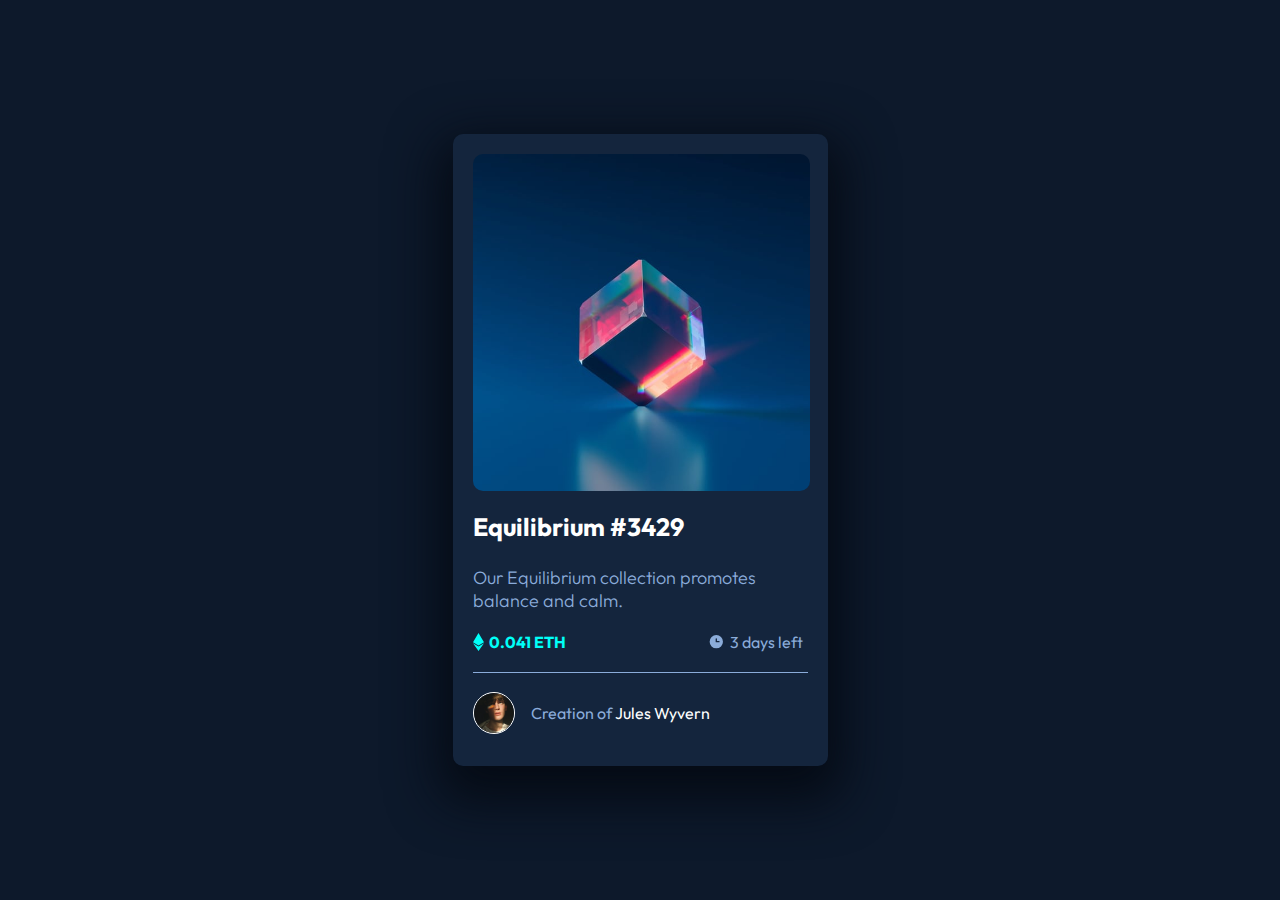
<file: nft-preview-card-component-main/index.html>
<!DOCTYPE html>
<html lang="en">

<head>
    <meta charset="UTF-8">
    <meta name="viewport" content="width=device-width, initial-scale=1.0">
    <link rel="stylesheet" href="style.css">
    <link rel="icon" type="image/png" sizes="32x32" href="./images/favicon-32x32.png">
    <link href="https://fonts.googleapis.com/css2?family=Outfit:wght@300;400;600&display=swap" rel="stylesheet">
    <title>Frontend Mentor | NFT preview card component</title>
</head>

<body>
    <main class="card">
        <div class="card-image">
            <img class="card-image-image" src="images/image-equilibrium.jpg" alt="cube reflecting colors">
        </div>
        <div class="card-info">
            <h1 class="card-info-title">Equilibrium #3429</h1>
            <p class="card-info-description">Our Equilibrium collection promotes balance and calm.</p>
            <div class="card-info-ammounts">
                <div class="card-info-ammounts-eth">
                    <img class="card-info-ammounts-eth-icon" src="images/icon-ethereum.svg" alt="etherium icon"/>
                    <p class="card-info-ammounts-eth-text">0.041 ETH</p>
                </div>
                <div class="card-info-ammounts-time">
                    <img class="card-info-ammounts-time-clock" src="images/icon-clock.svg" alt="clock Icon"/>
                    <p class="card-info-ammounts-time-text">3 days left</p>
                </div>
            </div>
            <hr >
            <div class="card-profile">
                <img class="card-profile-picture" src="images/image-avatar.png" alt="profile picture">
                <p class="card-profile-createdby">Creation of <span class="card-profile-createdby-name">Jules
                        Wyvern</span></p>
            </div>
        </div>
    </main>
</body>

</html>
</file>
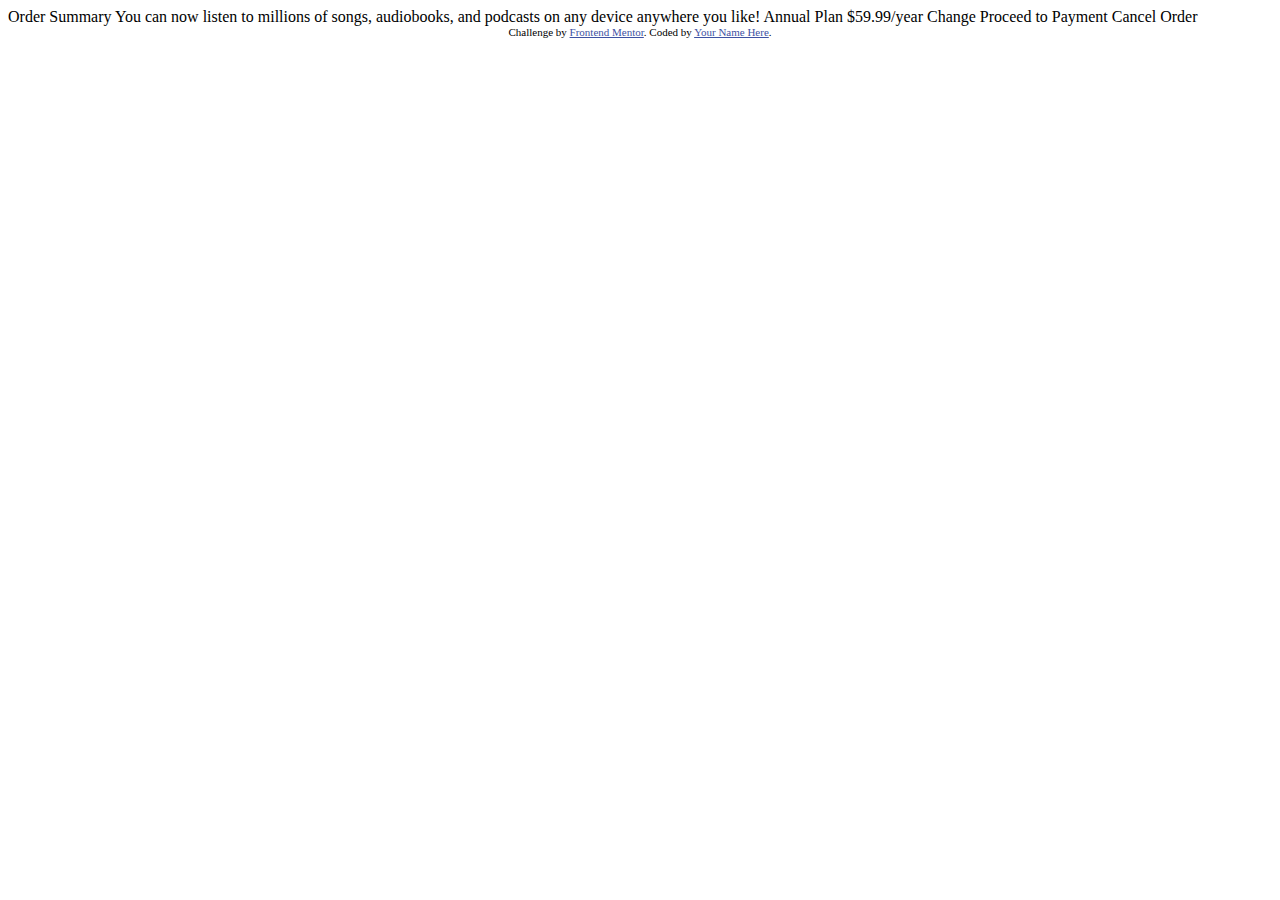
<file: order-summary-component-main/index.html>
<!DOCTYPE html>
<html lang="en">
<head>
  <meta charset="UTF-8">
  <meta name="viewport" content="width=device-width, initial-scale=1.0"> <!-- displays site properly based on user's device -->

  <link rel="icon" type="image/png" sizes="32x32" href="./images/favicon-32x32.png">
  
  <title>Frontend Mentor | Order summary card</title>

  <!-- Feel free to remove these styles or customise in your own stylesheet 👍 -->
  <style>
    .attribution { font-size: 11px; text-align: center; }
    .attribution a { color: hsl(228, 45%, 44%); }
  </style>
</head>
<body>

  Order Summary

  You can now listen to millions of songs, audiobooks, and podcasts on any 
  device anywhere you like!

  Annual Plan
  $59.99/year

  Change

  Proceed to Payment
  Cancel Order
  
  <div class="attribution">
    Challenge by <a href="https://www.frontendmentor.io?ref=challenge" target="_blank">Frontend Mentor</a>. 
    Coded by <a href="#">Your Name Here</a>.
  </div>
</body>
</html>
</file>
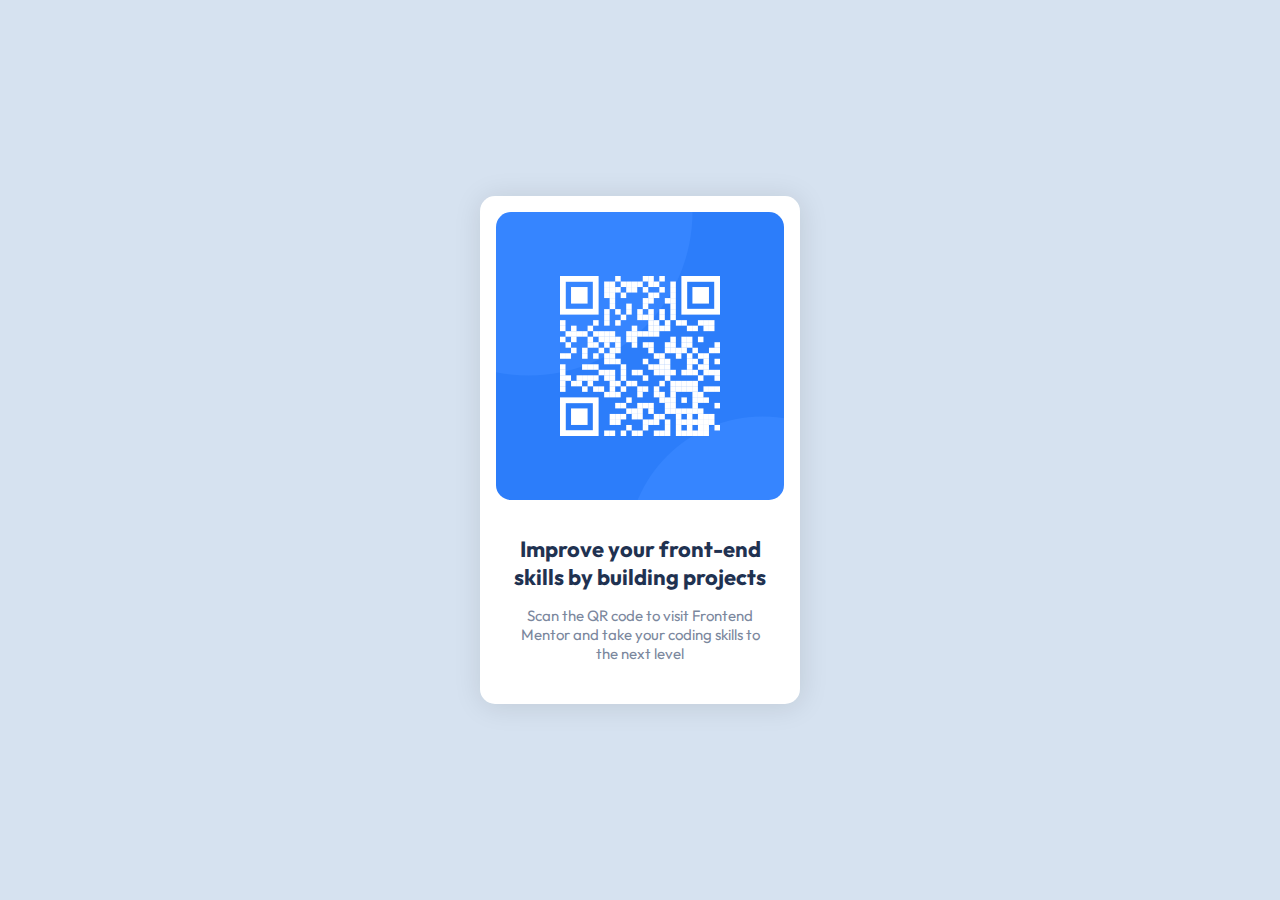
<file: qr-code-component-main/index.html>
<!DOCTYPE html>
<html lang="en">
  <head>
    <meta charset="UTF-8">
    <meta name="viewport" content="width=device-width, initial-scale=1.0"> <!-- displays site properly based on user's device -->

    <link rel="icon" type="image/png" sizes="32x32" href="./images/favicon-32x32.png">
    <link rel="stylesheet" href="styles.css">
    <link rel="preconnect" href="https://fonts.googleapis.com">
    <link rel="preconnect" href="https://fonts.gstatic.com" crossorigin>
    <link href="https://fonts.googleapis.com/css2?family=Outfit:wght@400;700&display=swap" rel="stylesheet">
    <title>Frontend Mentor | QR code component</title>
  </head>
  <body>
    <main class="component">
      <img src="./images/image-qr-code.png" alt="QR code" class="component--qrcode"/>
      <div class="component--info">
        <h1 class="component--info--title">Improve your front-end skills by building projects</h1>
        <p class="component--info--text">Scan the QR code to visit Frontend Mentor and take your coding skills to the next level</p>
      </div>
    </main>
  </body>
</html>
</file>
<file: nft-preview-card-component-main/style.css>
:root {
    --soft-blue: hsl(215, 51%, 70%);
    --cyan: hsl(178, 100%, 50%);
    --white: hsl(0, 0%, 100%);
    --dark-blue-main: hsl(217, 54%, 11%);
    --dark-blue-card: hsl(216, 50%, 16%);
    --dark-blue-line: hsl(215, 32%, 27%);
    --dark-blue-shadow: hsl(217, 64%, 5%);
}

* {
    margin:0px;
    /* outline: .0313rem solid red; */
}

.card-info > * + * {
    margin-top: 1.25em;
}

body {
    min-height: 100vh;
    width: 100%;
    background-color: var(--dark-blue-main);
    font-family: 'Outfit', sans-serif;
    display: flex;
    justify-content: center;
    align-items: center;
}

.card {
    width: 23.4375rem;
    background-color: var(--dark-blue-card);
    border-radius: .625rem;
    box-shadow: 0rem 1.25rem 3.125rem .9375rem var(--dark-blue-shadow);
}
.card-image {
    width: 90%;
    margin:1.25rem;
    border-radius: .625rem;
    cursor: pointer;
    position: relative;
    display: flex;
}

.card-image:before {
    opacity: 0;
    content: "";
    position: absolute;
    width: 100%;
    height: 100%;
    border-radius: .625rem;
    transition: 0.5s;
    background-color: #00fff74d;
  }
  
.card-image:after {
    opacity: 0;
    content: url(images/icon-view.svg);
    position: absolute;
    top: 42%;
    left: 42%;
    transition: 0.5s;
  }

  .card-image:hover::after, .card-image:hover::before {
    opacity: 1;
}

.card-image-image {
    width: 100%;
    border-radius: inherit;
}

.card-info {
    color: var(--soft-blue);
    margin: 0 1.25rem;
}

.card-info-title {
    color: white;
    font-size: 1.5625rem;
    cursor: pointer;
}

.card-info-title:hover {
    color: var(--cyan);
}

.card-info-description {
    font-size: 1.125rem;
    font-weight: 300;
}

.card-info-ammounts {
    color: var(--cyan);
    fill: var(--cyan);
    margin-right: .3125rem;
    display: grid;
    grid-template-columns: 1fr auto;
}

.card-info-ammounts-eth {
    display: flex;
    font-weight: bold;
    align-items: center;
}

.card-info-ammounts-eth-text {
    margin-left: .3125rem;
}

.card-info-ammounts-time {
    color: var(--soft-blue);
    display: flex;
    align-items: center;
}

.card-info-ammounts-time-text {
    margin-left: .3125rem;
}

hr {
    margin: 1em auto;
    height: 0.02rem;
    border: 0;
    background-color: var(--soft-blue);
}

.card-profile {
    display: flex;
    align-items: center;
    padding-bottom: 2rem;
}

.card-profile-picture {
    width: 2.5rem;
    height: 2.5rem;
    border: 1px white solid;
    border-radius: 100%;
}

.card-profile-createdby {
    margin-left: 1rem;
    color: var(--soft-blue);
}

.card-profile-createdby-name {
    color: var(--white);
    cursor: pointer;
}

.card-profile-createdby-name:hover{
    color: var(--cyan);
}
</file>
<file: qr-code-component-main/styles.css>
:root {
    --white: hsl(0, 0%, 100%);
	--light-gray: hsl(212, 45%, 89%);
	--grayish-blue: hsl(220, 15%, 55%);
	--dark-blue: hsl(218, 44%, 22%);
    --borderRadius: 15px;
}

body,html {
    margin: 0;
    padding: 0;
}

body {
    background-color: var(--light-gray);
    height: 100vh;
    min-height: 100vh;
    font-family: 'Outfit', sans-serif;
    display: flex;
    justify-content: center;
    align-items: center;
}

.component {
    width: 20em;
    height: auto;
    background-color: var(--white);
    border-radius: var(--borderRadius);
    padding-bottom: .7rem;
    box-shadow: 1px 2px 28px 1px rgba(0,0,0,0.1);
}

.component--qrcode {
    width: 90%;
    border-radius: var(--borderRadius);
    margin: 5%;
}

.component--info{
    padding: 0 30px 15px 30px;
    text-align: center;
}

.component--info--title {
    color: var(--dark-blue);
    font-size: 1.375rem;
}

.component--info--text {
    color: var(--grayish-blue);
    font-size: .9375rem;
}
</file>
